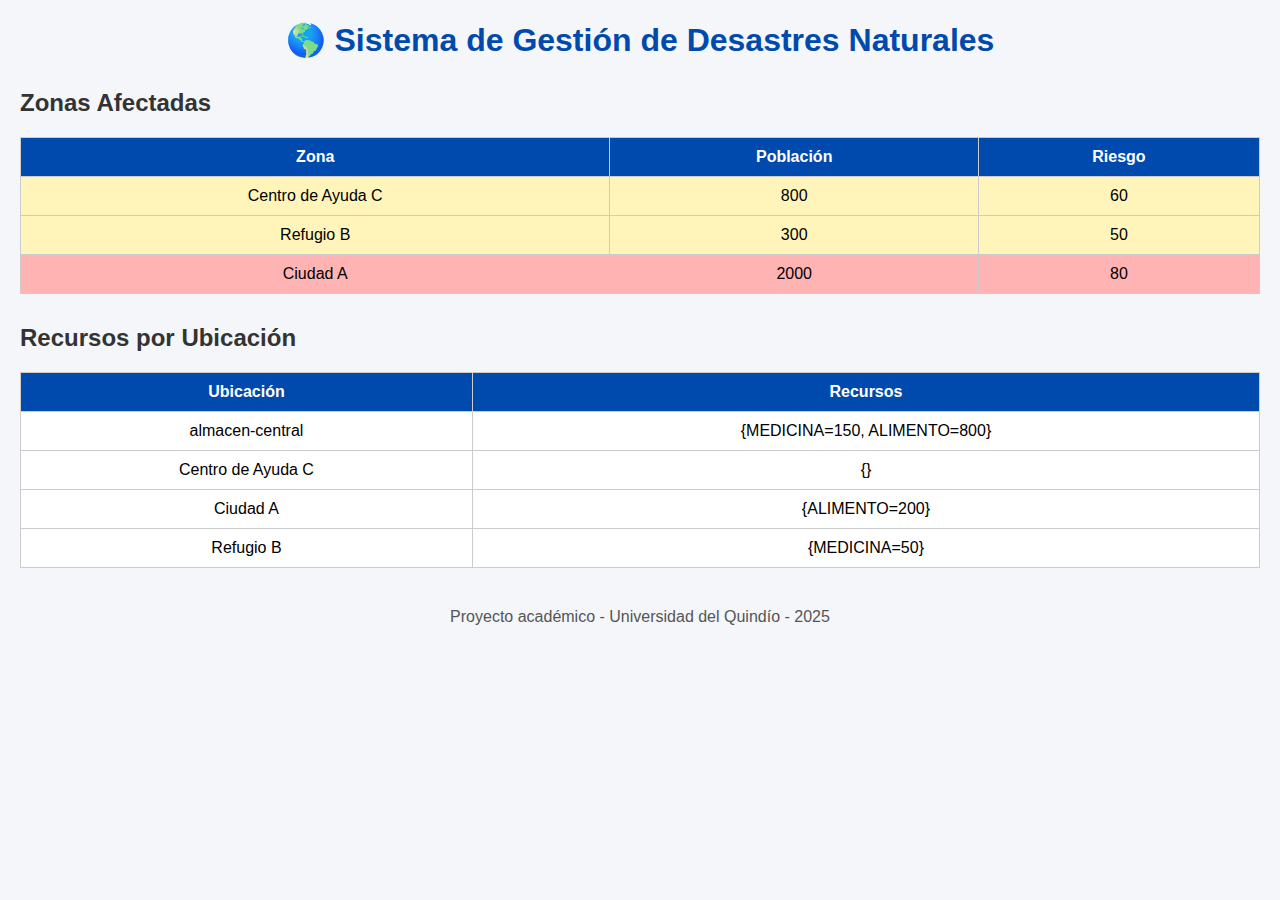
<file: sistemagestiondesastres/dashboard.html>
<!DOCTYPE html>
<html lang="es">
<head>
    <meta charset="UTF-8">
    <title>Dashboard - Sistema de Gestión de Desastres</title>
    <style>
        body { font-family: Arial, sans-serif; margin: 20px; background: #f4f6f9; }
        h1 { color: #004aad; text-align: center; }
        h2 { color: #333; margin-top: 30px; }
        table { width: 100%; border-collapse: collapse; margin-top: 10px; background: white; }
        th, td { padding: 10px; border: 1px solid #ccc; text-align: center; }
        th { background-color: #004aad; color: white; }
        tr.alto { background-color: #ffb3b3; }   /* Riesgo alto */
        tr.medio { background-color: #fff5ba; }  /* Riesgo medio */
        tr.bajo { background-color: #c6f5c6; }   /* Riesgo bajo */
        footer { text-align: center; margin-top: 40px; color: #555; }
    </style>
</head>
<body>
    <h1>🌎 Sistema de Gestión de Desastres Naturales</h1>
    <h2>Zonas Afectadas</h2>
    <table>
        <tr><th>Zona</th><th>Población</th><th>Riesgo</th></tr>
<tr class='medio'><td>Centro de Ayuda C</td><td>800</td><td>60</td></tr><tr class='medio'><td>Refugio B</td><td>300</td><td>50</td></tr><tr class='alto'><td>Ciudad A</td><td>2000</td><td>80</td></tr></table>
<h2>Recursos por Ubicación</h2>
<table>
    <tr><th>Ubicación</th><th>Recursos</th></tr>
<tr><td>almacen-central</td><td>{MEDICINA=150, ALIMENTO=800}</td></tr><tr><td>Centro de Ayuda C</td><td>{}</td></tr><tr><td>Ciudad A</td><td>{ALIMENTO=200}</td></tr><tr><td>Refugio B</td><td>{MEDICINA=50}</td></tr></table>
<footer>
    <p>Proyecto académico - Universidad del Quindío - 2025</p>
</footer>
</body>
</html>
</file>
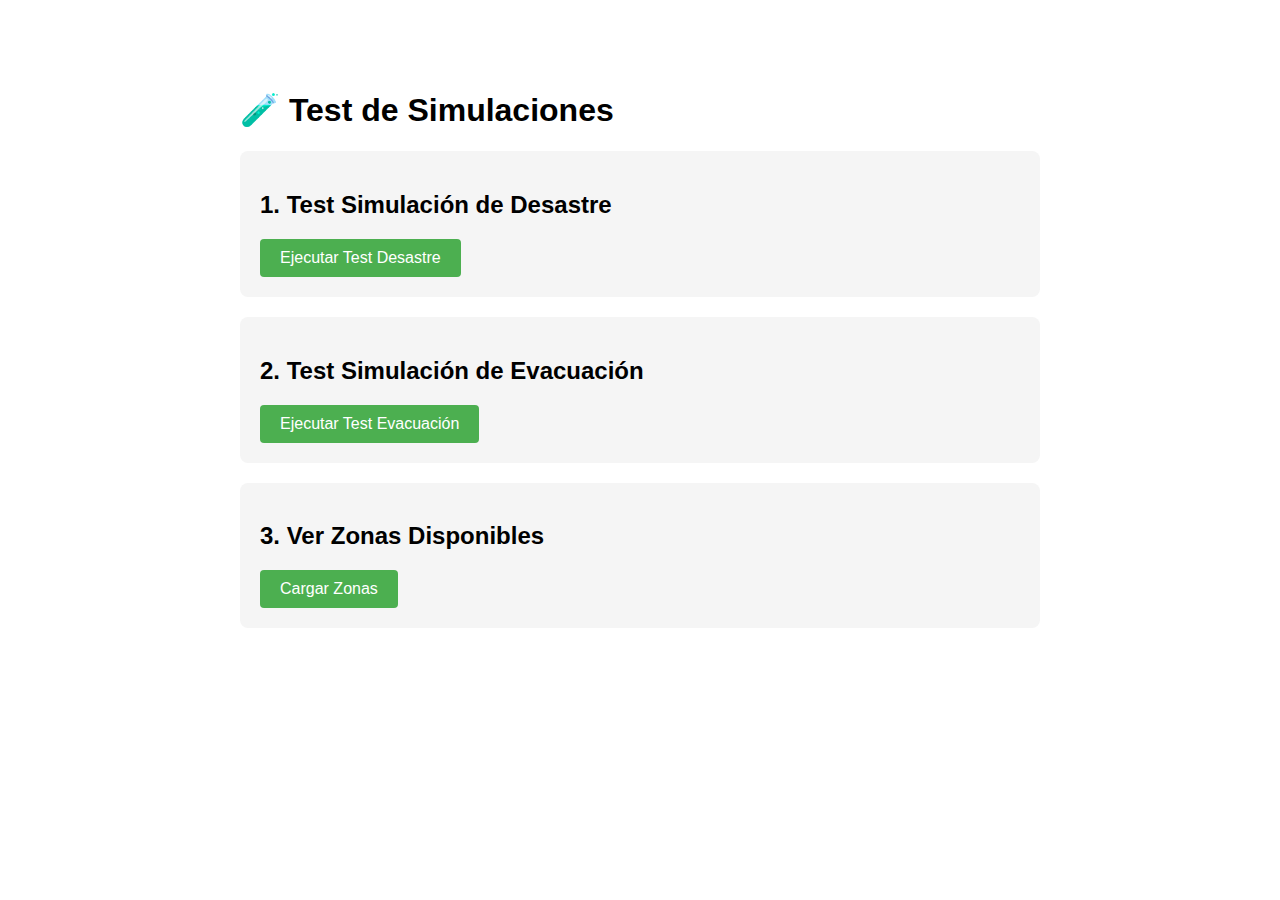
<file: sistemagestiondesastres/test-simulaciones.html>
<!DOCTYPE html>
<html lang="es">
<head>
    <meta charset="UTF-8">
    <meta name="viewport" content="width=device-width, initial-scale=1.0">
    <title>Test Simulaciones</title>
    <style>
        body {
            font-family: Arial, sans-serif;
            max-width: 800px;
            margin: 50px auto;
            padding: 20px;
        }
        .test-section {
            background: #f5f5f5;
            padding: 20px;
            margin: 20px 0;
            border-radius: 8px;
        }
        button {
            background: #4CAF50;
            color: white;
            padding: 10px 20px;
            border: none;
            border-radius: 4px;
            cursor: pointer;
            font-size: 16px;
        }
        button:hover {
            background: #45a049;
        }
        .result {
            background: white;
            padding: 15px;
            margin-top: 15px;
            border-radius: 4px;
            border: 1px solid #ddd;
        }
        pre {
            background: #272822;
            color: #f8f8f2;
            padding: 15px;
            border-radius: 4px;
            overflow-x: auto;
        }
    </style>
</head>
<body>
    <h1>🧪 Test de Simulaciones</h1>
    
    <div class="test-section">
        <h2>1. Test Simulación de Desastre</h2>
        <button onclick="testDesastre()">Ejecutar Test Desastre</button>
        <div id="resultDesastre" class="result" style="display:none;"></div>
    </div>
    
    <div class="test-section">
        <h2>2. Test Simulación de Evacuación</h2>
        <button onclick="testEvacuacion()">Ejecutar Test Evacuación</button>
        <div id="resultEvacuacion" class="result" style="display:none;"></div>
    </div>
    
    <div class="test-section">
        <h2>3. Ver Zonas Disponibles</h2>
        <button onclick="verZonas()">Cargar Zonas</button>
        <div id="resultZonas" class="result" style="display:none;"></div>
    </div>

    <script>
        async function testDesastre() {
            const resultDiv = document.getElementById('resultDesastre');
            resultDiv.style.display = 'block';
            resultDiv.innerHTML = '<p>⏳ Ejecutando test...</p>';
            
            try {
                // Primero obtener zonas
                const zonasResponse = await fetch('/api/zones');
                const zonas = await zonasResponse.json();
                
                if (zonas.length === 0) {
                    resultDiv.innerHTML = '<p style="color: orange;">⚠️ No hay zonas registradas. Registra zonas primero.</p>';
                    return;
                }
                
                // Tomar las primeras 2 zonas
                const zonasIds = zonas.slice(0, Math.min(2, zonas.length)).map(z => z.id);
                
                const payload = {
                    tipoDesastre: 'TERREMOTO',
                    intensidad: 75,
                    zonasAfectadas: zonasIds
                };
                
                console.log('📤 Enviando:', payload);
                
                const response = await fetch('/api/simulaciones/desastre', {
                    method: 'POST',
                    headers: {
                        'Content-Type': 'application/json'
                    },
                    body: JSON.stringify(payload)
                });
                
                console.log('📡 Status:', response.status);
                
                if (!response.ok) {
                    const errorText = await response.text();
                    throw new Error(`HTTP ${response.status}: ${errorText}`);
                }
                
                const data = await response.json();
                console.log('✅ Respuesta:', data);
                
                resultDiv.innerHTML = `
                    <h3 style="color: green;">✅ Test Exitoso</h3>
                    <p><strong>Tipo:</strong> ${data.tipoDesastre}</p>
                    <p><strong>Intensidad:</strong> ${data.intensidad}%</p>
                    <p><strong>Población Afectada:</strong> ${data.poblacionTotalAfectada.toLocaleString()}</p>
                    <p><strong>Zonas:</strong> ${data.zonasAfectadas.length}</p>
                    <h4>Detalles:</h4>
                    <pre>${JSON.stringify(data, null, 2)}</pre>
                `;
                
            } catch (error) {
                console.error('❌ Error:', error);
                resultDiv.innerHTML = `
                    <h3 style="color: red;">❌ Error en Test</h3>
                    <p><strong>Mensaje:</strong> ${error.message}</p>
                    <pre>${error.stack}</pre>
                `;
            }
        }
        
        async function testEvacuacion() {
            const resultDiv = document.getElementById('resultEvacuacion');
            resultDiv.style.display = 'block';
            resultDiv.innerHTML = '<p>⏳ Ejecutando test...</p>';
            
            try {
                // Primero obtener zonas
                const zonasResponse = await fetch('/api/zones');
                const zonas = await zonasResponse.json();
                
                if (zonas.length < 2) {
                    resultDiv.innerHTML = '<p style="color: orange;">⚠️ Se necesitan al menos 2 zonas. Registra más zonas.</p>';
                    return;
                }
                
                const payload = {
                    zonaOrigenId: zonas[0].id,
                    zonaDestinoId: zonas[1].id,
                    numeroPersonas: 5000
                };
                
                console.log('📤 Enviando:', payload);
                
                const response = await fetch('/api/simulaciones/evacuacion', {
                    method: 'POST',
                    headers: {
                        'Content-Type': 'application/json'
                    },
                    body: JSON.stringify(payload)
                });
                
                console.log('📡 Status:', response.status);
                
                if (!response.ok) {
                    const errorText = await response.text();
                    throw new Error(`HTTP ${response.status}: ${errorText}`);
                }
                
                const data = await response.json();
                console.log('✅ Respuesta:', data);
                
                resultDiv.innerHTML = `
                    <h3 style="color: green;">✅ Test Exitoso</h3>
                    <p><strong>Origen:</strong> ${data.zonaOrigen}</p>
                    <p><strong>Destino:</strong> ${data.zonaDestino}</p>
                    <p><strong>Personas:</strong> ${data.numeroPersonas.toLocaleString()}</p>
                    <p><strong>Distancia:</strong> ${data.distanciaKm} km</p>
                    <p><strong>Vehículos:</strong> ${data.vehiculosNecesarios}</p>
                    <p><strong>Tiempo:</strong> ${data.tiempoEstimadoHoras} horas</p>
                    <h4>Detalles:</h4>
                    <pre>${JSON.stringify(data, null, 2)}</pre>
                `;
                
            } catch (error) {
                console.error('❌ Error:', error);
                resultDiv.innerHTML = `
                    <h3 style="color: red;">❌ Error en Test</h3>
                    <p><strong>Mensaje:</strong> ${error.message}</p>
                    <pre>${error.stack}</pre>
                `;
            }
        }
        
        async function verZonas() {
            const resultDiv = document.getElementById('resultZonas');
            resultDiv.style.display = 'block';
            resultDiv.innerHTML = '<p>⏳ Cargando zonas...</p>';
            
            try {
                const response = await fetch('/api/zones');
                
                if (!response.ok) {
                    throw new Error(`HTTP ${response.status}`);
                }
                
                const zonas = await response.json();
                
                resultDiv.innerHTML = `
                    <h3 style="color: green;">✅ Zonas Cargadas: ${zonas.length}</h3>
                    <pre>${JSON.stringify(zonas, null, 2)}</pre>
                `;
                
            } catch (error) {
                resultDiv.innerHTML = `
                    <h3 style="color: red;">❌ Error</h3>
                    <p>${error.message}</p>
                `;
            }
        }
    </script>
</body>
</html>
</file>
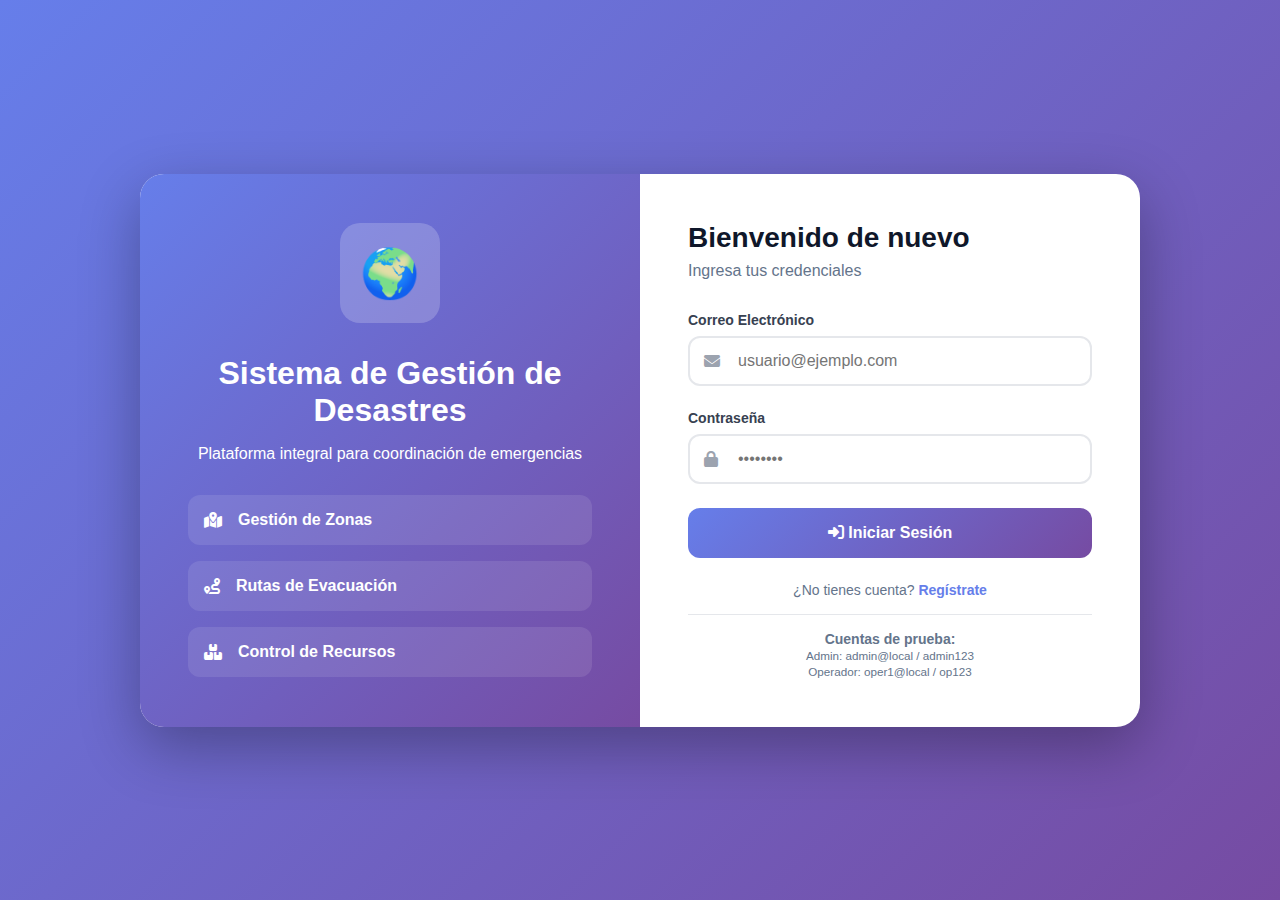
<file: sistemagestiondesastres/target/classes/web/login-new.html>
<!DOCTYPE html>
<html lang="es">
<head>
    <meta charset="UTF-8">
    <meta name="viewport" content="width=device-width, initial-scale=1.0">
    <title>Login - Sistema de Gestión de Desastres</title>
    <link rel="stylesheet" href="https://cdnjs.cloudflare.com/ajax/libs/font-awesome/6.4.0/css/all.min.css"/>
    
    <style>
        * { margin: 0; padding: 0; box-sizing: border-box; }

        body {
            font-family: -apple-system, BlinkMacSystemFont, 'Segoe UI', Roboto, sans-serif;
            background: linear-gradient(135deg, #667eea 0%, #764ba2 100%);
            min-height: 100vh;
            display: flex;
            align-items: center;
            justify-content: center;
            padding: 2rem;
        }

        .login-container {
            background: white;
            border-radius: 24px;
            box-shadow: 0 20px 60px rgba(0, 0, 0, 0.3);
            overflow: hidden;
            max-width: 1000px;
            width: 100%;
            display: grid;
            grid-template-columns: 1fr 1fr;
        }

        .login-left {
            background: linear-gradient(135deg, #667eea 0%, #764ba2 100%);
            color: white;
            padding: 3rem;
            display: flex;
            flex-direction: column;
            justify-content: center;
            align-items: center;
            text-align: center;
        }

        .login-logo {
            width: 100px;
            height: 100px;
            background: rgba(255, 255, 255, 0.2);
            border-radius: 20px;
            display: flex;
            align-items: center;
            justify-content: center;
            font-size: 48px;
            margin-bottom: 2rem;
        }

        .login-left h1 {
            font-size: 2rem;
            margin-bottom: 1rem;
            font-weight: 700;
        }

        .features {
            margin-top: 2rem;
            display: flex;
            flex-direction: column;
            gap: 1rem;
            width: 100%;
        }

        .feature {
            display: flex;
            align-items: center;
            gap: 1rem;
            padding: 1rem;
            background: rgba(255, 255, 255, 0.1);
            border-radius: 12px;
        }

        .login-right {
            padding: 3rem;
            display: flex;
            flex-direction: column;
            justify-content: center;
        }

        .login-right h2 {
            font-size: 1.75rem;
            color: #0f172a;
            margin-bottom: 0.5rem;
        }

        .login-right .subtitle {
            color: #64748b;
            margin-bottom: 2rem;
        }

        .form-group {
            margin-bottom: 1.5rem;
        }

        .form-group label {
            display: block;
            font-weight: 600;
            color: #374151;
            margin-bottom: 0.5rem;
            font-size: 0.875rem;
        }

        .input-wrapper {
            position: relative;
        }

        .input-wrapper i {
            position: absolute;
            left: 1rem;
            top: 50%;
            transform: translateY(-50%);
            color: #9ca3af;
        }

        .form-control {
            width: 100%;
            padding: 0.875rem 1rem 0.875rem 3rem;
            border: 2px solid #e5e7eb;
            border-radius: 12px;
            font-size: 1rem;
            transition: all 0.3s ease;
        }

        .form-control:focus {
            outline: none;
            border-color: #667eea;
            box-shadow: 0 0 0 3px rgba(102, 126, 234, 0.1);
        }

        .btn-login {
            width: 100%;
            padding: 1rem;
            background: linear-gradient(135deg, #667eea 0%, #764ba2 100%);
            color: white;
            border: none;
            border-radius: 12px;
            font-size: 1rem;
            font-weight: 700;
            cursor: pointer;
            transition: all 0.3s ease;
        }

        .btn-login:hover {
            transform: translateY(-2px);
            box-shadow: 0 8px 16px rgba(102, 126, 234, 0.3);
        }

        .alert {
            padding: 1rem;
            border-radius: 12px;
            margin-bottom: 1rem;
            display: none;
        }

        .alert.error {
            background: #fee2e2;
            color: #991b1b;
            border: 2px solid #ef4444;
        }

        .alert.success {
            background: #d1fae5;
            color: #065f46;
            border: 2px solid #10b981;
        }

        .register-link {
            text-align: center;
            color: #64748b;
            font-size: 0.875rem;
            margin-top: 1.5rem;
        }

        .register-link a {
            color: #667eea;
            font-weight: 700;
            text-decoration: none;
        }

        @media (max-width: 768px) {
            .login-container {
                grid-template-columns: 1fr;
            }
            .login-left {
                display: none;
            }
        }
    </style>
</head>
<body>
    <div class="login-container">
        <div class="login-left">
            <div class="login-logo">🌍</div>
            <h1>Sistema de Gestión de Desastres</h1>
            <p>Plataforma integral para coordinación de emergencias</p>
            
            <div class="features">
                <div class="feature">
                    <i class="fas fa-map-marked-alt"></i>
                    <div><strong>Gestión de Zonas</strong></div>
                </div>
                <div class="feature">
                    <i class="fas fa-route"></i>
                    <div><strong>Rutas de Evacuación</strong></div>
                </div>
                <div class="feature">
                    <i class="fas fa-boxes"></i>
                    <div><strong>Control de Recursos</strong></div>
                </div>
            </div>
        </div>

        <div class="login-right">
            <h2>Bienvenido de nuevo</h2>
            <p class="subtitle">Ingresa tus credenciales</p>

            <div id="alert" class="alert"></div>

            <form id="loginForm">
                <div class="form-group">
                    <label>Correo Electrónico</label>
                    <div class="input-wrapper">
                        <i class="fas fa-envelope"></i>
                        <input type="email" id="email" class="form-control" placeholder="usuario@ejemplo.com" required>
                    </div>
                </div>

                <div class="form-group">
                    <label>Contraseña</label>
                    <div class="input-wrapper">
                        <i class="fas fa-lock"></i>
                        <input type="password" id="password" class="form-control" placeholder="••••••••" required>
                    </div>
                </div>

                <button type="submit" class="btn-login" id="btnLogin">
                    <i class="fas fa-sign-in-alt"></i> Iniciar Sesión
                </button>
            </form>

            <div class="register-link">
                ¿No tienes cuenta? <a href="register.html">Regístrate</a>
            </div>

            <div class="register-link" style="margin-top: 1rem; padding-top: 1rem; border-top: 1px solid #e5e7eb;">
                <strong>Cuentas de prueba:</strong><br>
                <small>Admin: admin@local / admin123<br>Operador: oper1@local / op123</small>
            </div>
        </div>
    </div>

    <script>
        document.getElementById('loginForm').addEventListener('submit', async (e) => {
            e.preventDefault();

            const email = document.getElementById('email').value;
            const password = document.getElementById('password').value;
            const btnLogin = document.getElementById('btnLogin');
            const alert = document.getElementById('alert');

            btnLogin.disabled = true;
            btnLogin.innerHTML = '<i class="fas fa-spinner fa-spin"></i> Iniciando...';

            try {
                const response = await fetch('/login', {
                    method: 'POST',
                    headers: { 'Content-Type': 'application/json' },
                    body: JSON.stringify({ email, password })
                });

                const data = await response.json();

                if (data.ok) {
                    localStorage.setItem('user', JSON.stringify({ email, timestamp: Date.now() }));
                    alert.className = 'alert success';
                    alert.style.display = 'block';
                    alert.textContent = '✅ Login exitoso. Redirigiendo...';
                    // Usar replace para que no pueda volver al login con el botón atrás
                    setTimeout(() => window.location.replace('app-new.html'), 1000);
                } else {
                    alert.className = 'alert error';
                    alert.style.display = 'block';
                    alert.textContent = '❌ ' + (data.msg || 'Credenciales incorrectas');
                    btnLogin.disabled = false;
                    btnLogin.innerHTML = '<i class="fas fa-sign-in-alt"></i> Iniciar Sesión';
                }
            } catch (error) {
                alert.className = 'alert error';
                alert.style.display = 'block';
                alert.textContent = '❌ Error de conexión';
                btnLogin.disabled = false;
                btnLogin.innerHTML = '<i class="fas fa-sign-in-alt"></i> Iniciar Sesión';
            }
        });
    </script>
</body>
</html>
</file>
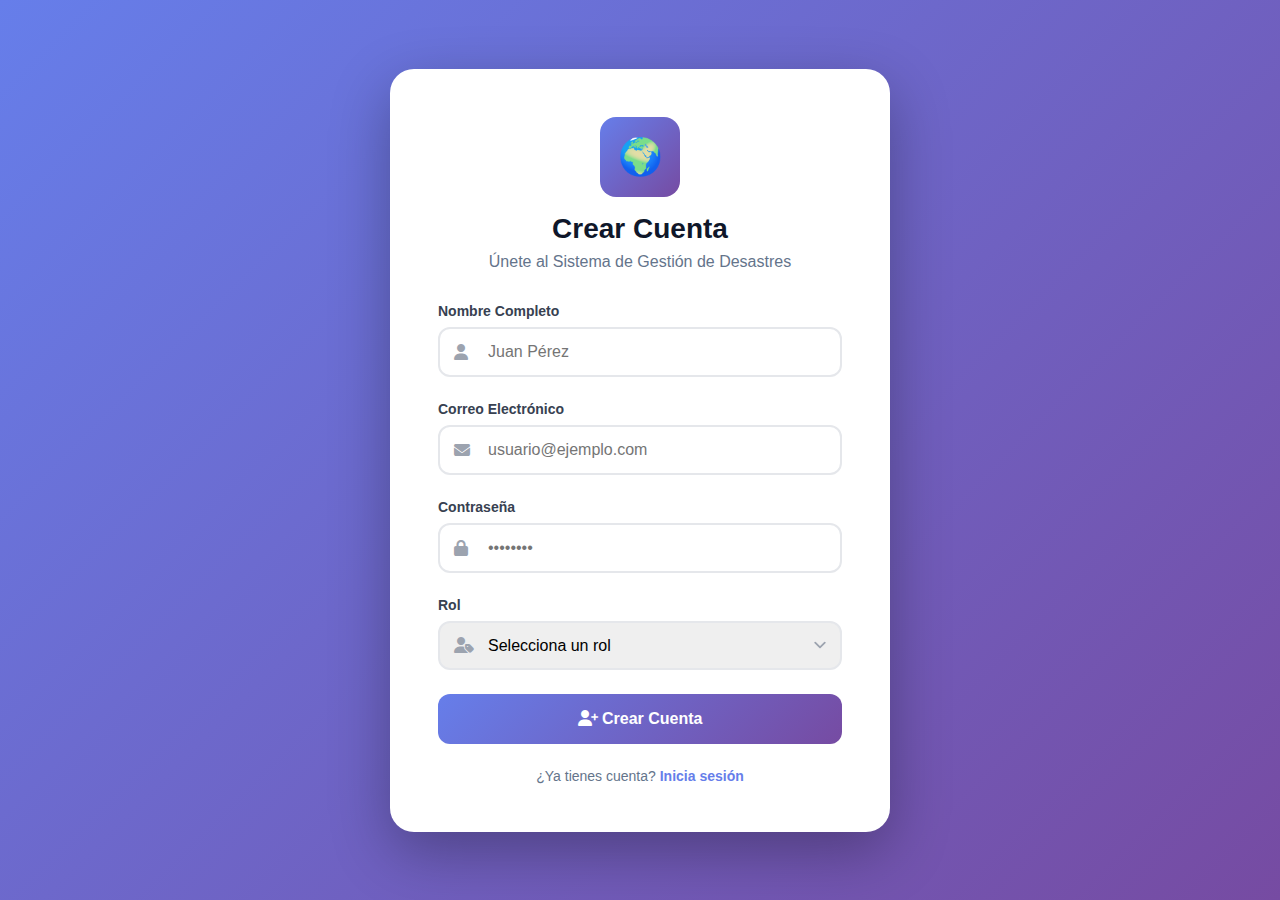
<file: sistemagestiondesastres/target/classes/web/register-new.html>
<!DOCTYPE html>
<html lang="es">
<head>
    <meta charset="UTF-8">
    <meta name="viewport" content="width=device-width, initial-scale=1.0">
    <title>Registro - Sistema de Gestión de Desastres</title>
    <link rel="stylesheet" href="https://cdnjs.cloudflare.com/ajax/libs/font-awesome/6.4.0/css/all.min.css"/>
    
    <style>
        * { margin: 0; padding: 0; box-sizing: border-box; }

        body {
            font-family: -apple-system, BlinkMacSystemFont, 'Segoe UI', Roboto, sans-serif;
            background: linear-gradient(135deg, #667eea 0%, #764ba2 100%);
            min-height: 100vh;
            display: flex;
            align-items: center;
            justify-content: center;
            padding: 2rem;
        }

        .register-container {
            background: white;
            border-radius: 24px;
            box-shadow: 0 20px 60px rgba(0, 0, 0, 0.3);
            padding: 3rem;
            max-width: 500px;
            width: 100%;
        }

        .register-header {
            text-align: center;
            margin-bottom: 2rem;
        }

        .register-logo {
            width: 80px;
            height: 80px;
            background: linear-gradient(135deg, #667eea 0%, #764ba2 100%);
            border-radius: 16px;
            display: flex;
            align-items: center;
            justify-content: center;
            font-size: 36px;
            margin: 0 auto 1rem;
        }

        .register-header h2 {
            font-size: 1.75rem;
            color: #0f172a;
            margin-bottom: 0.5rem;
        }

        .register-header p {
            color: #64748b;
        }

        .form-group {
            margin-bottom: 1.5rem;
        }

        .form-group label {
            display: block;
            font-weight: 600;
            color: #374151;
            margin-bottom: 0.5rem;
            font-size: 0.875rem;
        }

        .input-wrapper {
            position: relative;
        }

        .input-wrapper i {
            position: absolute;
            left: 1rem;
            top: 50%;
            transform: translateY(-50%);
            color: #9ca3af;
        }

        .form-control {
            width: 100%;
            padding: 0.875rem 1rem 0.875rem 3rem;
            border: 2px solid #e5e7eb;
            border-radius: 12px;
            font-size: 1rem;
            transition: all 0.3s ease;
        }

        .form-control:focus {
            outline: none;
            border-color: #667eea;
            box-shadow: 0 0 0 3px rgba(102, 126, 234, 0.1);
        }

        select.form-control {
            appearance: none;
            background-image: url("data:image/svg+xml,%3Csvg xmlns='http://www.w3.org/2000/svg' fill='none' viewBox='0 0 20 20'%3E%3Cpath stroke='%239ca3af' stroke-linecap='round' stroke-linejoin='round' stroke-width='1.5' d='M6 8l4 4 4-4'/%3E%3C/svg%3E");
            background-position: right 0.5rem center;
            background-repeat: no-repeat;
            background-size: 1.5em 1.5em;
        }

        .btn-register {
            width: 100%;
            padding: 1rem;
            background: linear-gradient(135deg, #667eea 0%, #764ba2 100%);
            color: white;
            border: none;
            border-radius: 12px;
            font-size: 1rem;
            font-weight: 700;
            cursor: pointer;
            transition: all 0.3s ease;
        }

        .btn-register:hover {
            transform: translateY(-2px);
            box-shadow: 0 8px 16px rgba(102, 126, 234, 0.3);
        }

        .alert {
            padding: 1rem;
            border-radius: 12px;
            margin-bottom: 1rem;
            display: none;
        }

        .alert.error {
            background: #fee2e2;
            color: #991b1b;
            border: 2px solid #ef4444;
        }

        .alert.success {
            background: #d1fae5;
            color: #065f46;
            border: 2px solid #10b981;
        }

        .login-link {
            text-align: center;
            color: #64748b;
            font-size: 0.875rem;
            margin-top: 1.5rem;
        }

        .login-link a {
            color: #667eea;
            font-weight: 700;
            text-decoration: none;
        }
    </style>
</head>
<body>
    <div class="register-container">
        <div class="register-header">
            <div class="register-logo">🌍</div>
            <h2>Crear Cuenta</h2>
            <p>Únete al Sistema de Gestión de Desastres</p>
        </div>

        <div id="alert" class="alert"></div>

        <form id="registerForm">
            <div class="form-group">
                <label>Nombre Completo</label>
                <div class="input-wrapper">
                    <i class="fas fa-user"></i>
                    <input type="text" id="nombre" class="form-control" placeholder="Juan Pérez" required>
                </div>
            </div>

            <div class="form-group">
                <label>Correo Electrónico</label>
                <div class="input-wrapper">
                    <i class="fas fa-envelope"></i>
                    <input type="email" id="email" class="form-control" placeholder="usuario@ejemplo.com" required>
                </div>
            </div>

            <div class="form-group">
                <label>Contraseña</label>
                <div class="input-wrapper">
                    <i class="fas fa-lock"></i>
                    <input type="password" id="password" class="form-control" placeholder="••••••••" required minlength="6">
                </div>
            </div>

            <div class="form-group">
                <label>Rol</label>
                <div class="input-wrapper">
                    <i class="fas fa-user-tag"></i>
                    <select id="rol" class="form-control" required>
                        <option value="">Selecciona un rol</option>
                        <option value="admin">Administrador</option>
                        <option value="operador">Operador de Emergencia</option>
                    </select>
                </div>
            </div>

            <button type="submit" class="btn-register" id="btnRegister">
                <i class="fas fa-user-plus"></i> Crear Cuenta
            </button>
        </form>

        <div class="login-link">
            ¿Ya tienes cuenta? <a href="login-new.html">Inicia sesión</a>
        </div>
    </div>

    <script>
        document.getElementById('registerForm').addEventListener('submit', async (e) => {
            e.preventDefault();

            const nombre = document.getElementById('nombre').value;
            const email = document.getElementById('email').value;
            const password = document.getElementById('password').value;
            const rol = document.getElementById('rol').value;
            const btnRegister = document.getElementById('btnRegister');
            const alert = document.getElementById('alert');

            btnRegister.disabled = true;
            btnRegister.innerHTML = '<i class="fas fa-spinner fa-spin"></i> Registrando...';

            try {
                const response = await fetch('/register', {
                    method: 'POST',
                    headers: { 'Content-Type': 'application/json' },
                    body: JSON.stringify({ nombre, email, password, rol })
                });

                const data = await response.json();

                if (data.ok) {
                    alert.className = 'alert success';
                    alert.style.display = 'block';
                    alert.textContent = '✅ Cuenta creada exitosamente. Redirigiendo al login...';
                    setTimeout(() => window.location.href = 'login-new.html', 2000);
                } else {
                    alert.className = 'alert error';
                    alert.style.display = 'block';
                    alert.textContent = '❌ ' + (data.msg || 'Error al crear la cuenta');
                    btnRegister.disabled = false;
                    btnRegister.innerHTML = '<i class="fas fa-user-plus"></i> Crear Cuenta';
                }
            } catch (error) {
                alert.className = 'alert error';
                alert.style.display = 'block';
                alert.textContent = '❌ Error de conexión';
                btnRegister.disabled = false;
                btnRegister.innerHTML = '<i class="fas fa-user-plus"></i> Crear Cuenta';
            }
        });
    </script>
</body>
</html>
</file>
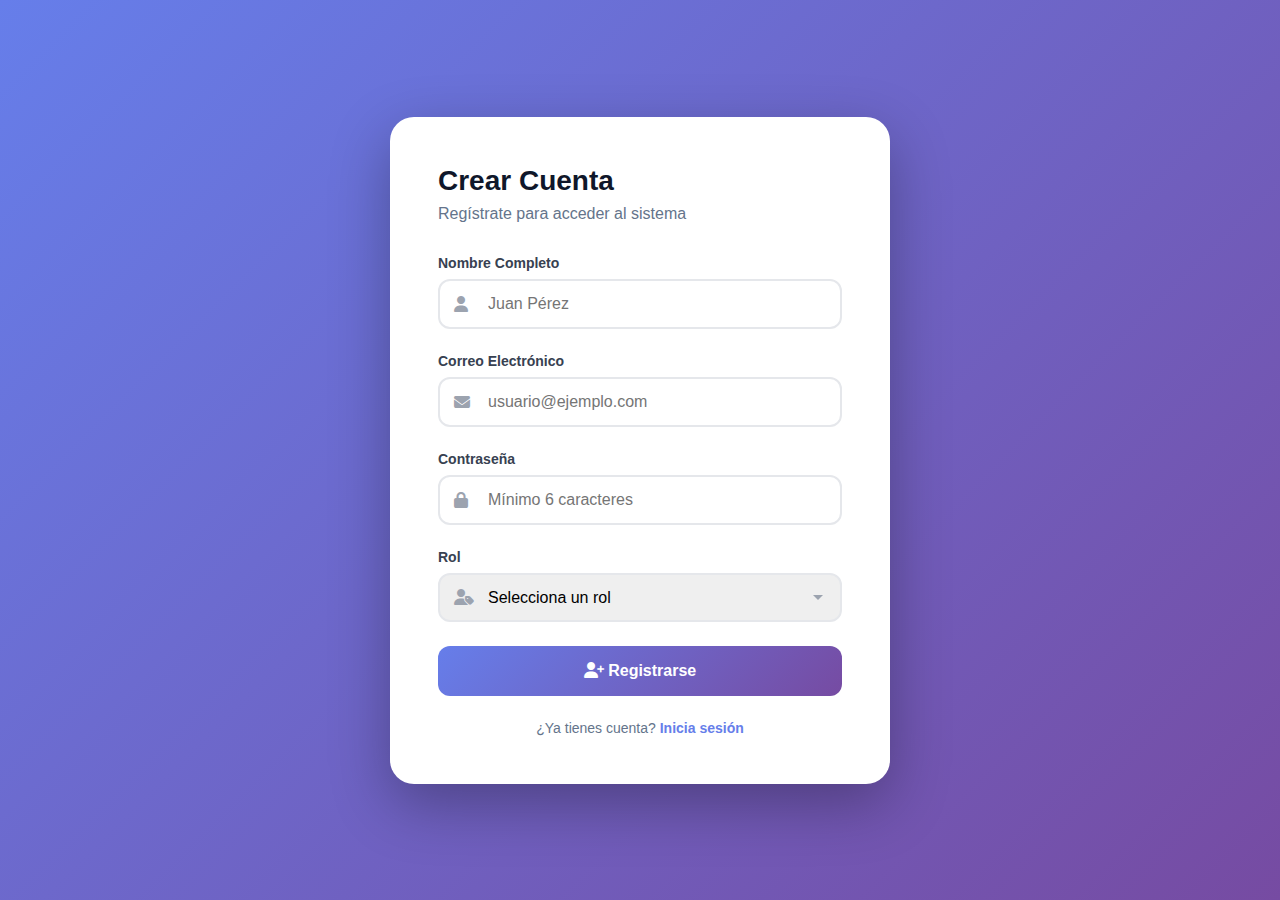
<file: sistemagestiondesastres/target/classes/web/register.html>
<!DOCTYPE html>
<html lang="es">
<head>
    <meta charset="UTF-8">
    <meta name="viewport" content="width=device-width, initial-scale=1.0">
    <title>Registro - Sistema de Gestión de Desastres</title>
    <link rel="stylesheet" href="https://cdnjs.cloudflare.com/ajax/libs/font-awesome/6.4.0/css/all.min.css"/>
    <style>
        * { margin: 0; padding: 0; box-sizing: border-box; }
        body {
            font-family: -apple-system, BlinkMacSystemFont, 'Segoe UI', Roboto, sans-serif;
            background: linear-gradient(135deg, #667eea 0%, #764ba2 100%);
            min-height: 100vh;
            display: flex;
            align-items: center;
            justify-content: center;
            padding: 2rem;
        }
        .register-container {
            background: white;
            border-radius: 24px;
            box-shadow: 0 20px 60px rgba(0, 0, 0, 0.3);
            max-width: 500px;
            width: 100%;
            padding: 3rem;
        }
        h2 {
            font-size: 1.75rem;
            color: #0f172a;
            margin-bottom: 0.5rem;
        }
        .subtitle {
            color: #64748b;
            margin-bottom: 2rem;
        }
        .form-group {
            margin-bottom: 1.5rem;
        }
        .form-group label {
            display: block;
            font-weight: 600;
            color: #374151;
            margin-bottom: 0.5rem;
            font-size: 0.875rem;
        }
        .input-wrapper {
            position: relative;
        }
        .input-wrapper i {
            position: absolute;
            left: 1rem;
            top: 50%;
            transform: translateY(-50%);
            color: #9ca3af;
        }
        .form-control {
            width: 100%;
            padding: 0.875rem 1rem 0.875rem 3rem;
            border: 2px solid #e5e7eb;
            border-radius: 12px;
            font-size: 1rem;
            transition: all 0.3s ease;
        }
        .form-control:focus {
            outline: none;
            border-color: #667eea;
            box-shadow: 0 0 0 3px rgba(102, 126, 234, 0.1);
        }
        select.form-control {
            appearance: none;
            background-image: url("data:image/svg+xml,%3Csvg xmlns='http://www.w3.org/2000/svg' width='12' height='12' viewBox='0 0 12 12'%3E%3Cpath fill='%239ca3af' d='M6 9L1 4h10z'/%3E%3C/svg%3E");
            background-repeat: no-repeat;
            background-position: right 1rem center;
        }
        .btn-register {
            width: 100%;
            padding: 1rem;
            background: linear-gradient(135deg, #667eea 0%, #764ba2 100%);
            color: white;
            border: none;
            border-radius: 12px;
            font-size: 1rem;
            font-weight: 700;
            cursor: pointer;
            transition: all 0.3s ease;
        }
        .btn-register:hover {
            transform: translateY(-2px);
            box-shadow: 0 8px 16px rgba(102, 126, 234, 0.3);
        }
        .btn-register:disabled {
            opacity: 0.6;
            cursor: not-allowed;
            transform: none;
        }
        .alert {
            padding: 1rem;
            border-radius: 12px;
            margin-bottom: 1rem;
            display: none;
        }
        .alert.error {
            background: #fee2e2;
            color: #991b1b;
            border: 2px solid #ef4444;
        }
        .alert.success {
            background: #d1fae5;
            color: #065f46;
            border: 2px solid #10b981;
        }
        .login-link {
            text-align: center;
            color: #64748b;
            font-size: 0.875rem;
            margin-top: 1.5rem;
        }
        .login-link a {
            color: #667eea;
            font-weight: 700;
            text-decoration: none;
        }
    </style>
</head>
<body>
    <div class="register-container">
        <h2>Crear Cuenta</h2>
        <p class="subtitle">Regístrate para acceder al sistema</p>

        <div id="alert" class="alert"></div>

        <form id="registerForm">
            <div class="form-group">
                <label>Nombre Completo</label>
                <div class="input-wrapper">
                    <i class="fas fa-user"></i>
                    <input type="text" id="nombre" class="form-control" placeholder="Juan Pérez" required>
                </div>
            </div>

            <div class="form-group">
                <label>Correo Electrónico</label>
                <div class="input-wrapper">
                    <i class="fas fa-envelope"></i>
                    <input type="email" id="email" class="form-control" placeholder="usuario@ejemplo.com" required>
                </div>
            </div>

            <div class="form-group">
                <label>Contraseña</label>
                <div class="input-wrapper">
                    <i class="fas fa-lock"></i>
                    <input type="password" id="password" class="form-control" placeholder="Mínimo 6 caracteres" required minlength="6">
                </div>
            </div>

            <div class="form-group">
                <label>Rol</label>
                <div class="input-wrapper">
                    <i class="fas fa-user-tag"></i>
                    <select id="rol" class="form-control" required>
                        <option value="">Selecciona un rol</option>
                        <option value="operador">Operador de Emergencia</option>
                        <option value="admin">Administrador</option>
                    </select>
                </div>
            </div>

            <button type="submit" class="btn-register" id="btnRegister">
                <i class="fas fa-user-plus"></i> Registrarse
            </button>
        </form>

        <div class="login-link">
            ¿Ya tienes cuenta? <a href="login-new.html">Inicia sesión</a>
        </div>
    </div>

    <script>
        document.getElementById('registerForm').addEventListener('submit', async (e) => {
            e.preventDefault();

            const nombre = document.getElementById('nombre').value;
            const email = document.getElementById('email').value;
            const password = document.getElementById('password').value;
            const rol = document.getElementById('rol').value;
            const btnRegister = document.getElementById('btnRegister');
            const alert = document.getElementById('alert');

            btnRegister.disabled = true;
            btnRegister.innerHTML = '<i class="fas fa-spinner fa-spin"></i> Registrando...';

            try {
                console.log('📝 Registrando usuario:', { nombre, email, rol });

                const response = await fetch('/register', {
                    method: 'POST',
                    headers: { 'Content-Type': 'application/json' },
                    body: JSON.stringify({ nombre, email, password, rol })
                });

                const data = await response.json();
                console.log('📥 Respuesta:', data);

                if (data.ok) {
                    alert.className = 'alert success';
                    alert.style.display = 'block';
                    alert.textContent = '✅ Registro exitoso. Iniciando sesión...';
                    
                    // Auto-login: Actualizar la página principal si está abierta
                    if (window.opener && !window.opener.closed) {
                        try {
                            // Actualizar currentUser en la ventana principal
                            window.opener.currentUser = {
                                email: data.usuario.email,
                                nombre: data.usuario.nombre,
                                rol: data.usuario.rol
                            };
                            
                            // Recargar usuarios en la ventana principal
                            if (window.opener.loadUsers) {
                                await window.opener.loadUsers();
                            }
                            
                            // Actualizar header en la ventana principal
                            if (window.opener.updateUserHeader) {
                                window.opener.updateUserHeader();
                            }
                            
                            console.log('✅ Página principal actualizada con nuevo usuario');
                            
                            // Cerrar ventana de registro después de 1.5 segundos
                            setTimeout(() => {
                                alert.textContent = '✅ Usuario registrado y sesión iniciada. Cerrando...';
                                setTimeout(() => window.close(), 500);
                            }, 1500);
                        } catch (error) {
                            console.error('Error actualizando ventana principal:', error);
                            // Si falla, redirigir a app
                            setTimeout(() => window.location.href = 'app-new.html', 1500);
                        }
                    } else {
                        // Si no hay ventana padre, redirigir directamente a la aplicación
                        setTimeout(() => {
                            alert.textContent = '✅ Redirigiendo a la aplicación...';
                            window.location.href = 'app-new.html';
                        }, 1500);
                    }
                } else {
                    alert.className = 'alert error';
                    alert.style.display = 'block';
                    alert.textContent = '❌ ' + (data.msg || 'Error al registrar usuario');
                    btnRegister.disabled = false;
                    btnRegister.innerHTML = '<i class="fas fa-user-plus"></i> Registrarse';
                }
            } catch (error) {
                console.error('❌ Error:', error);
                alert.className = 'alert error';
                alert.style.display = 'block';
                alert.textContent = '❌ Error de conexión con el servidor';
                btnRegister.disabled = false;
                btnRegister.innerHTML = '<i class="fas fa-user-plus"></i> Registrarse';
            }
        });
    </script>
</body>
</html>
</file>
